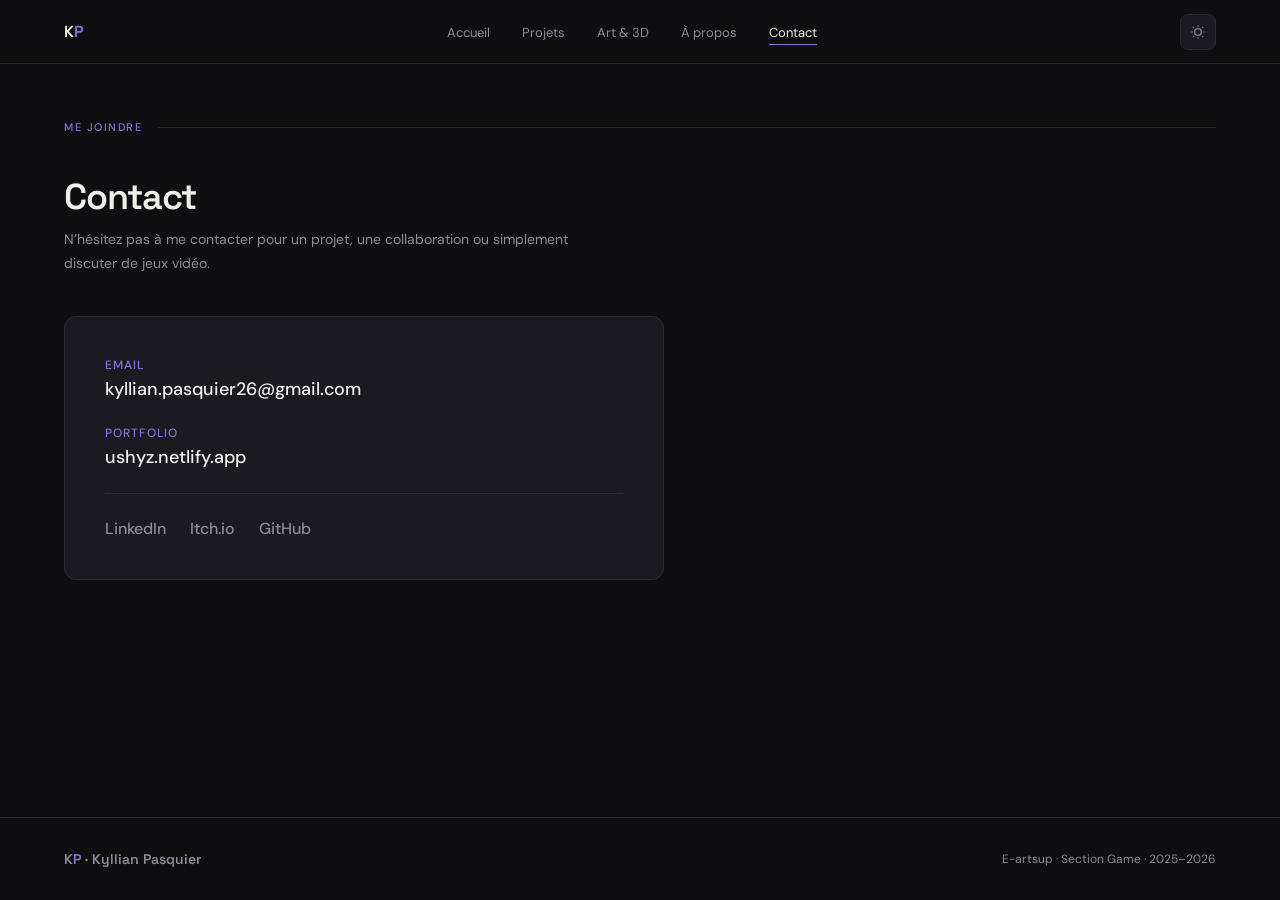
<file: contact.html>
<!DOCTYPE html>
<html lang="fr">
<head>
    <meta charset="UTF-8" data-theme="light">
    <meta name="viewport" content="width=device-width, initial-scale=1.0">
    <title>Ushyz | Contact</title>
    <link rel="stylesheet" href="styles/ushyz.css">
</head>
<body>

    <!-- ===== NAVIGATION ===== -->
    <nav>
        <a href="index.html" class="nav-logo">K<span>P</span></a>
        <ul class="nav-links" id="navLinks">
            <li><a href="index.html">Accueil</a></li>
            <li><a href="projets.html">Projets</a></li>
            <li><a href="art.html">Art &amp; 3D</a></li>
            <li><a href="info.html">À propos</a></li>
            <li><a href="contact.html" class="active">Contact</a></li>
        </ul>
        <div style="display:flex; align-items:center; gap:0.75rem;">
            <button class="hamburger" id="hamburger" aria-label="Menu">
                <span></span><span></span><span></span>
            </button>
            <button class="theme-toggle" id="themeToggle" aria-label="Changer de thème">
                <svg class="icon-sun" width="16" height="16" viewBox="0 0 24 24" fill="none" stroke="currentColor" stroke-width="1.8">
                    <circle cx="12" cy="12" r="5"/><line x1="12" y1="2" x2="12" y2="4"/><line x1="12" y1="20" x2="12" y2="22"/>
                    <line x1="4.22" y1="4.22" x2="5.64" y2="5.64"/><line x1="18.36" y1="18.36" x2="19.78" y2="19.78"/>
                    <line x1="2" y1="12" x2="4" y2="12"/><line x1="20" y1="12" x2="22" y2="12"/>
                    <line x1="4.22" y1="19.78" x2="5.64" y2="18.36"/><line x1="18.36" y1="5.64" x2="19.78" y2="4.22"/>
                </svg>
                <svg class="icon-moon" width="16" height="16" viewBox="0 0 24 24" fill="none" stroke="currentColor" stroke-width="1.8">
                    <path d="M21 12.79A9 9 0 1111.21 3a7 7 0 009.79 9.79z"/>
                </svg>
            </button>
        </div>
    </nav>

    <!-- ===== CONTENU PRINCIPAL ===== -->
    <main>
        <section class="section" style="background:var(--bg); padding-top:120px;">
            <div class="section-header">
                <span class="section-label">Me joindre</span>
                <div class="section-line"></div>
            </div>
            <h1 class="section-title">Contact</h1>
            <p class="section-sub">N’hésitez pas à me contacter pour un projet, une collaboration ou simplement discuter de jeux vidéo.</p>

            <div style="max-width:600px; margin-top:2rem; background:var(--bg2); border:1px solid var(--border); border-radius:12px; padding:2.5rem;">
                <div style="display:flex; flex-direction:column; gap:1.5rem;">
                    <div>
                        <div style="font-size:12px; font-weight:500; text-transform:uppercase; letter-spacing:0.08em; color:var(--accent); margin-bottom:0.25rem;">Email</div>
                        <a href="mailto:kyllian.pasquier26@gmail.com" style="font-size:18px; color:var(--ink); text-decoration:none; font-weight:500; transition:color 0.2s;">
                            kyllian.pasquier26@gmail.com
                        </a>
                    </div>
                    <div>
                        <div style="font-size:12px; font-weight:500; text-transform:uppercase; letter-spacing:0.08em; color:var(--accent); margin-bottom:0.25rem;">Portfolio</div>
                        <a href="https://ushyz.netlify.app" target="_blank" style="font-size:18px; color:var(--ink); text-decoration:none; font-weight:500; transition:color 0.2s;">
                            ushyz.netlify.app
                        </a>
                    </div>
                    <div style="border-top:1px solid var(--border); padding-top:1.5rem; display:flex; gap:1.5rem; flex-wrap:wrap;">
                        <a href="#" style="color:var(--ink2); text-decoration:none; font-weight:500; transition:color 0.2s;">LinkedIn</a>
                        <a href="#" style="color:var(--ink2); text-decoration:none; font-weight:500; transition:color 0.2s;">Itch.io</a>
                        <a href="#" style="color:var(--ink2); text-decoration:none; font-weight:500; transition:color 0.2s;">GitHub</a>
                    </div>
                </div>
            </div>
        </section>
    </main>

    <!-- ===== FOOTER ===== -->
    <footer>
        <div class="footer-logo">K<span>P</span> · Kyllian Pasquier</div>
        <div class="footer-copy">E-artsup · Section Game · 2025–2026</div>
    </footer>

    <script src="js/app.js"></script>
</body>
</html>
</file>
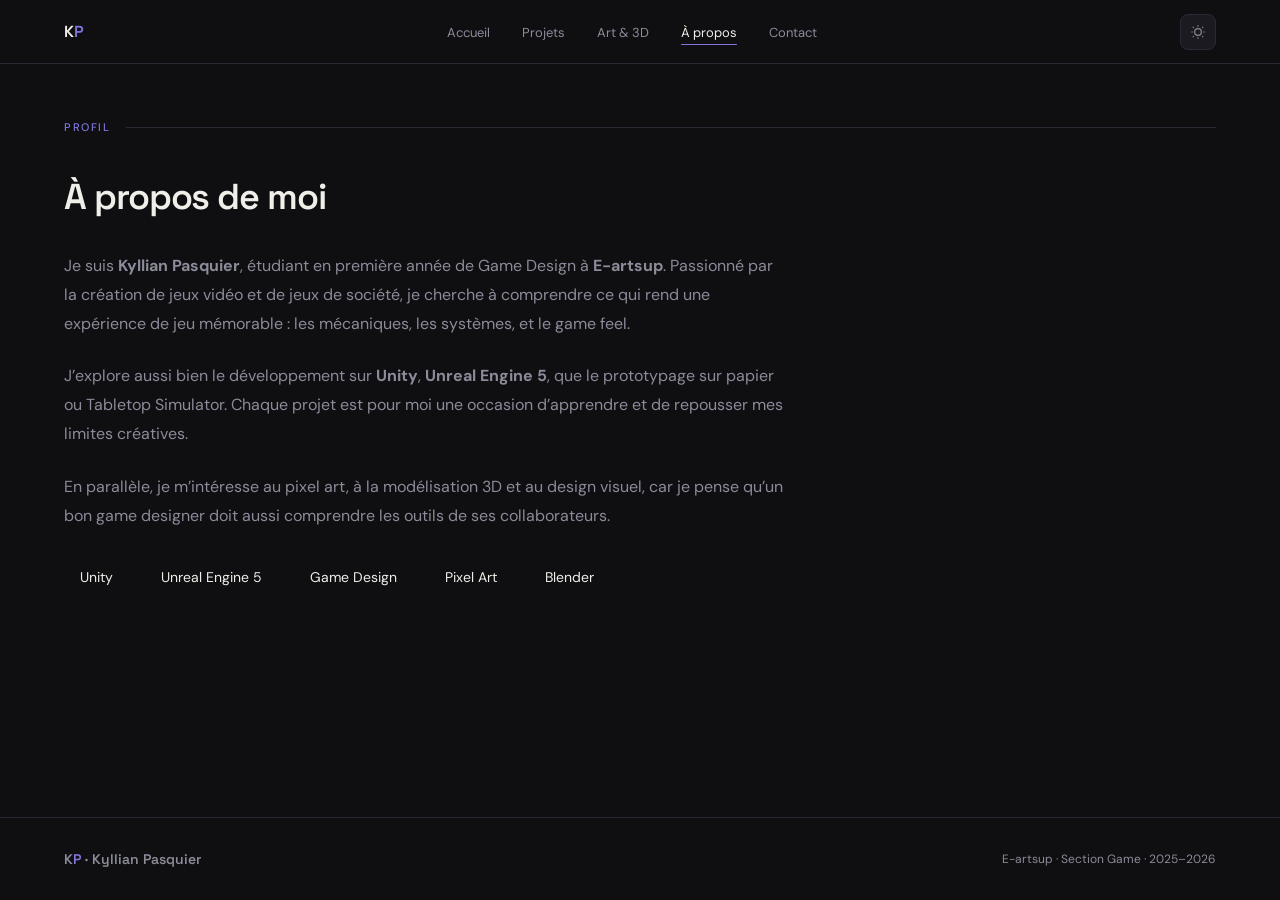
<file: info.html>
<!DOCTYPE html>
<html lang="fr">
<head>
    <meta charset="UTF-8" data-theme="light">
    <meta name="viewport" content="width=device-width, initial-scale=1.0">
    <title>Ushyz | À propos</title>
    <link rel="stylesheet" href="styles/ushyz.css">
</head>
<body>

    <!-- ===== NAVIGATION ===== -->
    <nav>
        <a href="index.html" class="nav-logo">K<span>P</span></a>
        <ul class="nav-links" id="navLinks">
            <li><a href="index.html">Accueil</a></li>
            <li><a href="projets.html">Projets</a></li>
            <li><a href="art.html">Art &amp; 3D</a></li>
            <li><a href="info.html" class="active">À propos</a></li>
            <li><a href="contact.html">Contact</a></li>
        </ul>
        <div style="display:flex; align-items:center; gap:0.75rem;">
            <button class="hamburger" id="hamburger" aria-label="Menu">
                <span></span><span></span><span></span>
            </button>
            <button class="theme-toggle" id="themeToggle" aria-label="Changer de thème">
                <svg class="icon-sun" width="16" height="16" viewBox="0 0 24 24" fill="none" stroke="currentColor" stroke-width="1.8">
                    <circle cx="12" cy="12" r="5"/><line x1="12" y1="2" x2="12" y2="4"/><line x1="12" y1="20" x2="12" y2="22"/>
                    <line x1="4.22" y1="4.22" x2="5.64" y2="5.64"/><line x1="18.36" y1="18.36" x2="19.78" y2="19.78"/>
                    <line x1="2" y1="12" x2="4" y2="12"/><line x1="20" y1="12" x2="22" y2="12"/>
                    <line x1="4.22" y1="19.78" x2="5.64" y2="18.36"/><line x1="18.36" y1="5.64" x2="19.78" y2="4.22"/>
                </svg>
                <svg class="icon-moon" width="16" height="16" viewBox="0 0 24 24" fill="none" stroke="currentColor" stroke-width="1.8">
                    <path d="M21 12.79A9 9 0 1111.21 3a7 7 0 009.79 9.79z"/>
                </svg>
            </button>
        </div>
    </nav>

    <!-- ===== CONTENU PRINCIPAL ===== -->
    <main>
        <section class="section" style="background:var(--bg); padding-top:120px;">
            <div class="section-header">
                <span class="section-label">Profil</span>
                <div class="section-line"></div>
            </div>
            <h1 class="section-title">À propos de moi</h1>
            <div style="max-width:720px; margin-top:2rem;">
                <p style="font-size:16px; line-height:1.8; color:var(--ink2); margin-bottom:1.5rem;">
                    Je suis <strong>Kyllian Pasquier</strong>, étudiant en première année de Game Design à <strong>E-artsup</strong>.
                    Passionné par la création de jeux vidéo et de jeux de société, je cherche à comprendre ce qui rend une expérience de jeu mémorable : les mécaniques, les systèmes, et le game feel.
                </p>
                <p style="font-size:16px; line-height:1.8; color:var(--ink2); margin-bottom:1.5rem;">
                    J’explore aussi bien le développement sur <strong>Unity</strong>, <strong>Unreal Engine 5</strong>, que le prototypage sur papier ou Tabletop Simulator. Chaque projet est pour moi une occasion d’apprendre et de repousser mes limites créatives.
                </p>
                <p style="font-size:16px; line-height:1.8; color:var(--ink2); margin-bottom:2rem;">
                    En parallèle, je m’intéresse au pixel art, à la modélisation 3D et au design visuel, car je pense qu’un bon game designer doit aussi comprendre les outils de ses collaborateurs.
                </p>
                <div style="display:flex; gap:1rem; flex-wrap:wrap;">
                    <span class="tag" style="font-size:14px; padding:6px 16px;">Unity</span>
                    <span class="tag" style="font-size:14px; padding:6px 16px;">Unreal Engine 5</span>
                    <span class="tag" style="font-size:14px; padding:6px 16px;">Game Design</span>
                    <span class="tag" style="font-size:14px; padding:6px 16px;">Pixel Art</span>
                    <span class="tag" style="font-size:14px; padding:6px 16px;">Blender</span>
                </div>
            </div>
        </section>
    </main>

    <!-- ===== FOOTER ===== -->
    <footer>
        <div class="footer-logo">K<span>P</span> · Kyllian Pasquier</div>
        <div class="footer-copy">E-artsup · Section Game · 2025–2026</div>
    </footer>

    <script src="js/app.js"></script>
</body>
</html>
</file>
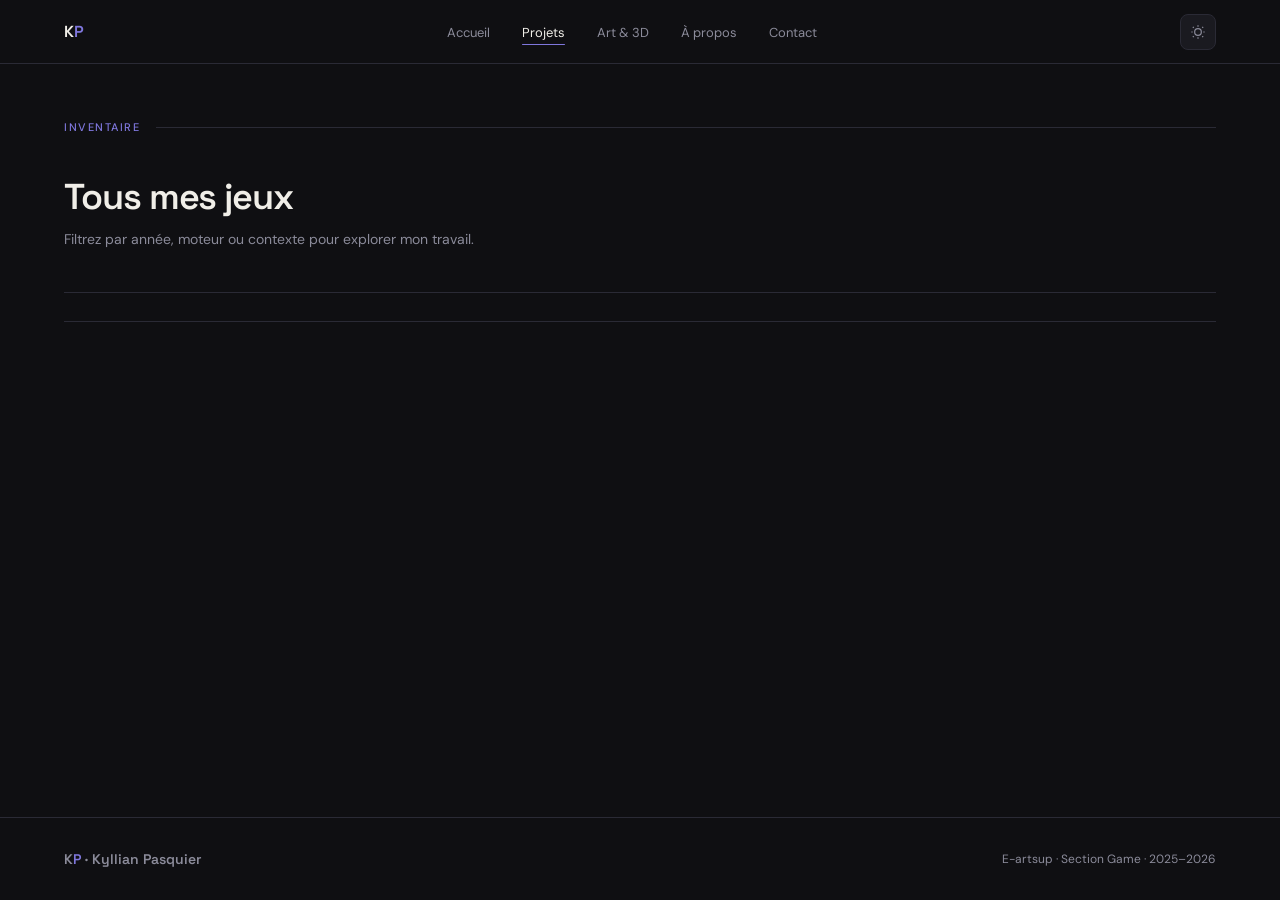
<file: projects.html>
<!DOCTYPE html>
<html lang="fr">
<head>
    <meta charset="UTF-8" data-theme="light">
    <meta name="viewport" content="width=device-width, initial-scale=1.0">
    <title>Ushyz | Tous mes jeux</title>
    <link rel="stylesheet" href="styles/ushyz.css">
</head>
<body>

    <!-- ===== NAVIGATION ===== -->
    <nav>
        <a href="index.html" class="nav-logo">K<span>P</span></a>
        <ul class="nav-links" id="navLinks">
            <li><a href="index.html">Accueil</a></li>
            <li><a href="projects.html" class="active">Projets</a></li>
            <li><a href="art.html">Art &amp; 3D</a></li>
            <li><a href="info.html">À propos</a></li>
            <li><a href="contact.html">Contact</a></li>
        </ul>
        <div style="display:flex; align-items:center; gap:0.75rem;">
            <button class="hamburger" id="hamburger" aria-label="Menu">
                <span></span><span></span><span></span>
            </button>
            <button class="theme-toggle" id="themeToggle" aria-label="Changer de thème">
                <svg class="icon-sun" width="16" height="16" viewBox="0 0 24 24" fill="none" stroke="currentColor" stroke-width="1.8">
                    <circle cx="12" cy="12" r="5"/><line x1="12" y1="2" x2="12" y2="4"/><line x1="12" y1="20" x2="12" y2="22"/>
                    <line x1="4.22" y1="4.22" x2="5.64" y2="5.64"/><line x1="18.36" y1="18.36" x2="19.78" y2="19.78"/>
                    <line x1="2" y1="12" x2="4" y2="12"/><line x1="20" y1="12" x2="22" y2="12"/>
                    <line x1="4.22" y1="19.78" x2="5.64" y2="18.36"/><line x1="18.36" y1="5.64" x2="19.78" y2="4.22"/>
                </svg>
                <svg class="icon-moon" width="16" height="16" viewBox="0 0 24 24" fill="none" stroke="currentColor" stroke-width="1.8">
                    <path d="M21 12.79A9 9 0 1111.21 3a7 7 0 009.79 9.79z"/>
                </svg>
            </button>
        </div>
    </nav>

    <!-- ===== CONTENU PRINCIPAL ===== -->
    <main>
        <section class="section" style="background:var(--bg); padding-top:120px;">
            <div class="section-header">
                <span class="section-label">Inventaire</span>
                <div class="section-line"></div>
            </div>
            <h1 class="section-title">Tous mes jeux</h1>
            <p class="section-sub">Filtrez par année, moteur ou contexte pour explorer mon travail.</p>

            <!-- FILTRES (générés par JS) -->
            <div class="filtres" id="filtres-jeux"></div>

            <!-- GRILLE (remplie par JS) -->
            <div class="perso-grid" id="grid-tous-les-jeux"></div>
        </section>
    </main>

    <!-- ===== FOOTER ===== -->
    <footer>
        <div class="footer-logo">K<span>P</span> · Kyllian Pasquier</div>
        <div class="footer-copy">E-artsup · Section Game · 2025–2026</div>
    </footer>

    <script src="js/app.js"></script>
</body>
</html>
</file>
<file: styles/ushyz.css>
@import url('https://fonts.googleapis.com/css2?family=DM+Sans:wght@300;400;500&family=Space+Grotesk:wght@400;500;600&family=DM+Mono:wght@400;500&display=swap');

:root {
  --accent: #7F77DD;
  --accent-light: #C8B8F4;
  --accent-dim: rgba(127,119,221,0.10);
  --ease: 0.35s cubic-bezier(.4,0,.2,1);
  --accord-ease: 0.55s cubic-bezier(.4,0,.2,1);
}
[data-theme="dark"] {
  --bg: #0F0F12; --bg2: #1A1A20; --bg3: #22222A;
  --ink: #F0EEE8; --ink2: #8B8B9A; --ink3: #3A3A48;
  --border: #2A2A35; --shadow: 0 4px 32px rgba(0,0,0,0.5);
}
[data-theme="light"] {
  --bg: #FAFAF8; --bg2: #F2F1EE; --bg3: #E8E7E2;
  --ink: #0F0F12; --ink2: #5A5A6A; --ink3: #CACAC8;
  --border: #E2E2E8; --shadow: 0 4px 32px rgba(0,0,0,0.07);
}
*, *::before, *::after { box-sizing: border-box; margin: 0; padding: 0; }
html { scroll-behavior: smooth; }
body {
  font-family: 'DM Sans', sans-serif;
  background: var(--bg); color: var(--ink);
  transition: background var(--ease), color var(--ease);
  overflow-x: hidden;
}
a { color: inherit; text-decoration: none; }

/* -- STICKY FOOTER -- */
html, body {
    height: 100%;
    margin: 0;
}

body {
    display: flex;
    flex-direction: column;
    min-height: 100vh; /* 100% de la hauteur de l'écran */
}

main {
    flex: 1; /* Pousse le footer vers le bas si le contenu est court */
}

footer {
    margin-top: auto; /* Assure que le footer reste en bas */
}

/* -- NAV -- */
nav {
  position: fixed; top: 0; left: 0; right: 0; z-index: 100;
  display: flex; align-items: center; justify-content: space-between;
  padding: 0 clamp(1.5rem,5vw,4rem); height: 64px;
  background: var(--bg); border-bottom: 1px solid var(--border);
  transition: background var(--ease), border-color var(--ease);
}
.nav-logo { font-family:'Space Grotesk',sans-serif; font-size:16px; font-weight:600; letter-spacing:-0.03em; }
.nav-logo span { color: var(--accent); }
.nav-links { display:flex; align-items:center; gap:2rem; list-style:none; }
.nav-links a { font-size:13px; color:var(--ink2); transition:color 0.2s; }
.nav-links a:hover, .nav-links a.active { color:var(--ink); }
.nav-links a.active { position:relative; }
.nav-links a.active::after { content:''; position:absolute; bottom:-4px; left:0; right:0; height:1.5px; background:var(--accent); border-radius:1px; }

/* Hamburger */
.hamburger {
  display: none;
  flex-direction: column;
  gap: 4px;
  background: transparent;
  border: none;
  cursor: pointer;
  padding: 4px;
}
.hamburger span {
  display: block;
  width: 22px;
  height: 2px;
  background: var(--ink2);
  border-radius: 2px;
  transition: all 0.3s;
}
.hamburger:hover span { background: var(--ink); }
.hamburger.open span:nth-child(1) { transform: rotate(45deg) translate(4px, 4px); }
.hamburger.open span:nth-child(2) { opacity: 0; }
.hamburger.open span:nth-child(3) { transform: rotate(-45deg) translate(4px, -4px); }

.theme-toggle {
  width:36px; height:36px; border-radius:8px;
  border:1px solid var(--border); background:var(--bg2);
  cursor:pointer; display:flex; align-items:center; justify-content:center;
  transition:background var(--ease); color:var(--ink2);
}
.theme-toggle:hover { background:var(--bg3); color:var(--ink); }
[data-theme="dark"]  .icon-sun  { display:block; }
[data-theme="dark"]  .icon-moon { display:none; }
[data-theme="light"] .icon-sun  { display:none; }
[data-theme="light"] .icon-moon { display:block; }

/* -- HERO -- */
.hero {
  min-height:100vh; padding:0 clamp(1.5rem,5vw,4rem);
  display:flex; align-items:center; position:relative; overflow:hidden;
}
.hero::after {
  content: '';
  position: absolute;
  bottom: 0;
  left: 0;
  width: 100%;
  height: 20vh;
  background: linear-gradient(to bottom, transparent, var(--bg));
  pointer-events: none;
  z-index: 1;
}
.hero-bg { position:absolute; inset:0; pointer-events:none; }
#shader-bg {
  position: absolute;
  top: 0;
  left: 0;
  width: 100%;
  height: 100%;
  display: block;
  opacity: 0.85;
  pointer-events: none;
}
.hero-content { position:relative; z-index:2; padding-top:64px; max-width:680px; }
.hero-tag {
  display:inline-flex; align-items:center; gap:8px;
  font-size:11px; font-weight:500; letter-spacing:0.14em; text-transform:uppercase;
  color:var(--accent); margin-bottom:1.5rem;
  animation:fadeUp 0.6s 0.1s ease both;
}
.hero-tag::before { content:''; display:block; width:24px; height:1.5px; background:var(--accent); }
.hero-title {
  font-family:'Space Grotesk',sans-serif;
  font-size:clamp(48px,8vw,92px); font-weight:600;
  line-height:1.0; letter-spacing:-0.04em; color:var(--ink);
  margin-bottom:1.5rem; animation:fadeUp 0.6s 0.22s ease both;
}
.hero-title .accent { color:var(--accent); }
.hero-desc {
  font-size:clamp(14px,1.5vw,16px); color:var(--ink2);
  line-height:1.75; max-width:480px; margin-bottom:3rem;
  animation:fadeUp 0.6s 0.34s ease both;
}
.hero-actions { display:flex; gap:1rem; flex-wrap:wrap; animation:fadeUp 0.6s 0.46s ease both; }

/* -- BOUTONS -- */
.btn-primary {
  display:inline-flex; align-items:center; gap:8px;
  padding:12px 24px; background:var(--accent); color:#fff;
  font-size:13px; font-weight:500; border-radius:6px;
  transition:opacity 0.2s, transform 0.2s;
}
.btn-primary:hover { opacity:0.88; transform:translateY(-1px); }
.btn-ghost {
  display:inline-flex; align-items:center; gap:8px;
  padding:12px 24px; background:transparent; color:var(--ink2);
  font-size:13px; font-weight:500; border-radius:6px;
  border:1px solid var(--border); transition:color 0.2s, border-color 0.2s, transform 0.2s;
}
.btn-ghost:hover { color:var(--ink); border-color:var(--ink2); transform:translateY(-1px); }
.scroll-hint {
  position:absolute; bottom:2rem; left:clamp(1.5rem,5vw,4rem);
  display:flex; align-items:center; gap:8px;
  font-size:11px; color:var(--ink3); letter-spacing:0.08em; text-transform:uppercase;
  animation:bob 2.2s ease-in-out infinite;
  z-index: 3;
}
@keyframes bob { 0%,100%{transform:translateY(0)} 50%{transform:translateY(6px)} }
@keyframes fadeUp { from{opacity:0;transform:translateY(20px)} to{opacity:1;transform:translateY(0)} }

/* -- SECTION COMMUNE -- */
.section { padding:clamp(4rem,8vw,7rem) clamp(1.5rem,5vw,4rem); position: relative; z-index: 5; background: var(--bg); }
.section-header { display:flex; align-items:center; gap:1rem; margin-bottom:2.5rem; }
.section-label { font-size:11px; font-weight:500; letter-spacing:0.14em; text-transform:uppercase; color:var(--accent); white-space:nowrap; }
.section-line { flex:1; height:1px; background:var(--border); }
.section-title { font-family:'Space Grotesk',sans-serif; font-size:clamp(24px,3vw,36px); font-weight:600; letter-spacing:-0.03em; color:var(--ink); margin-bottom:0.5rem; }
.section-sub { font-size:14px; color:var(--ink2); line-height:1.7; max-width:520px; margin-bottom:2.5rem; }

/* -- ACCORDÉON HORIZONTAL -- */
.accordion {
  display:flex; height:500px;
  border-radius:14px; overflow:hidden;
  border:1px solid var(--border);
}
/* Panneau replié : on lui donne assez de largeur pour le texte */
.accord-panel {
  position: relative;
  overflow: hidden;
  cursor: pointer;
  transition: flex var(--accord-ease);
  flex: 1;
  min-width: 170px;
  border-right: 1px solid var(--border);
}
.accord-panel:last-child { border-right:none; }
.accord-panel.active { flex:5; cursor:default; }

/* --- Couleurs pour chaque projet (mode sombre par défaut) --- */
.accord-panel[data-id="apocalead"] { --ph:#1E1A2E; --pa:#C8B8F4; }
.accord-panel[data-id="portalgravity"] { --ph:#1A2020; --pa:#5DCAA5; }
.accord-panel[data-id="froglydash"] { --ph:#1E1C14; --pa:#F0C97B; }

/* --- Couleurs pour le mode clair (on éclaircit les fonds et on fonce les textes) --- */
[data-theme="light"] .accord-panel[data-id="apocalead"] { --ph:#F0EDF9; --pa:#4A3B8A; }
[data-theme="light"] .accord-panel[data-id="portalgravity"] { --ph:#EDF5F2; --pa:#1A6B5A; }
[data-theme="light"] .accord-panel[data-id="froglydash"] { --ph:#F6F2E8; --pa:#8A6F2B; }

.accord-bg { position:absolute; inset:0; background:var(--ph); transition:background var(--ease); }
.accord-deco { position:absolute; inset:0; pointer-events:none; opacity:0; transition:opacity 0.4s 0.2s; }
.accord-panel.active .accord-deco { opacity:1; }

.accord-num {
  position:absolute; top:1.25rem; left:1.25rem; z-index:2;
  font-family:'Space Grotesk',sans-serif; font-size:11px; font-weight:500;
  letter-spacing:0.1em; color:var(--pa);
  background:rgba(0,0,0,0.15); padding:3px 8px; border-radius:4px;
}
[data-theme="light"] .accord-num { background:rgba(255,255,255,0.5); }

.accord-label-v {
  position: absolute;
  top: 88%;           /* 👈 Centrage vertical parfait */
  left: 50%;
  z-index: 2;
  transform: translate(-50%, -50%) rotate(-90deg);
  white-space: nowrap;
  font-family: 'Space Grotesk', sans-serif;
  font-size: 10px;
  font-weight: 600;
  letter-spacing: 0.06em;
  color: var(--ink2);
  transition: opacity 0.4s, color 0.2s;
  pointer-events: none;
  
  /* On s'assure que le texte ne soit pas coupé */
  overflow: visible;
  text-overflow: clip;
  line-height: 1.2;
  padding: 0 6px;
}
.accord-panel.active .accord-label-v { opacity:0; }
.accord-panel:not(.active) .accord-label-v {
  font-size: 14px;
  letter-spacing: 0.02em;
}
.accord-panel:not(.active):hover .accord-label-v { color:var(--ink); }

.accord-content {
  position:absolute; inset:0; z-index:2;
  padding:4rem 2.5rem 2rem;
  display:flex; flex-direction:column; justify-content:flex-end;
  opacity:0; transform:translateY(12px);
  transition:opacity 0.3s, transform 0.3s;
  pointer-events:none;
}
.accord-panel.active .accord-content { opacity:1; transform:translateY(0); transition-delay:0.18s; pointer-events:auto; }

.accord-type {
  font-size:11px; font-weight:500; letter-spacing:0.12em; text-transform:uppercase;
  color:var(--pa); margin-bottom:0.5rem;
}
.accord-title { font-family:'Space Grotesk',sans-serif; font-size:clamp(20px,2.5vw,30px); font-weight:600; letter-spacing:-0.03em; color:var(--ink); margin-bottom:0.75rem; }
.accord-desc { font-size:13px; color:var(--ink2); line-height:1.7; max-width:460px; margin-bottom:1.25rem; }
.accord-tags { display:flex; flex-wrap:wrap; gap:6px; margin-bottom:1.5rem; }
.accord-tag {
  font-size:11px; font-weight:500; padding:4px 10px; border-radius:4px;
  background:rgba(0,0,0,0.2); color:var(--pa);
  border:1px solid rgba(255,255,255,0.06);
}
[data-theme="light"] .accord-tag {
  background:rgba(255,255,255,0.6); border-color:rgba(0,0,0,0.08);
  color:var(--pa); /* utilise la couleur d'accent du projet, même en mode clair */
}

.accord-panel:not(.active)::after {
  content:''; position:absolute; inset:0;
  background:rgba(127,119,221,0.04); opacity:0; transition:opacity 0.2s;
}
.accord-panel:not(.active):hover::after { opacity:1; }

.accord-actions { display:flex; gap:0.75rem; flex-wrap:wrap; }
.btn-accord {
  display:inline-flex; align-items:center; gap:7px;
  padding:10px 20px; border-radius:6px;
  font-size:13px; font-weight:500;
  background:var(--pa); color:#0F0F12;
  transition:opacity 0.2s, transform 0.2s;
}
.btn-accord:hover { opacity:0.85; transform:translateY(-1px); }

/* -- CARTES PROJETS (avec images de fond) -- */
.perso-grid {
  display: grid;
  grid-template-columns: repeat(3, 1fr); /* 👈 FORCE 3 COLONNES ÉGALES */
  gap: 2rem; /* Un peu plus d'espace entre les cartes pour un rendu aéré */
}

/* Tablette : 2 colonnes */
@media (max-width: 992px) {
  .perso-grid {
    grid-template-columns: repeat(2, 1fr);
    gap: 1.5rem;
  }
}

/* Mobile : 1 colonne (reste comme avant) */
@media (max-width: 600px) {
  .perso-grid {
    grid-template-columns: 1fr;
    gap: 1rem;
  }
}

.perso-card {
  /* 📏 Taille & disposition */
  min-height: 280px; /* + grand qu'avant */
  padding: 2rem;
  border-radius: 12px;
  border: 1px solid var(--border);
  
  /* 🖼️ Image de fond */
  background-size: cover;
  background-position: center;
  background-color: var(--bg2); /* Fallback si l'image charge mal */
  
  /* 🧱 Layout en colonne, texte en bas */
  display: flex;
  flex-direction: column;
  justify-content: flex-end;
  gap: 0.5rem;
  
  /* 🎯 Position relative pour le calque */
  position: relative;
  overflow: hidden;
  
  /* ✨ Transitions */
  transition: transform 0.3s ease, border-color 0.3s ease;
  cursor: pointer;
  text-decoration: none;
}

/* 🎭 Calque sombre (ou clair) au-dessus de l'image pour que le texte soit lisible */
.perso-card::before {
  content: '';
  position: absolute;
  inset: 0;
  z-index: 1;
  background: linear-gradient(
    to bottom,
    rgba(15, 15, 18, 0.1) 0%,   /* En haut : presque transparent */
    rgba(15, 15, 18, 0.4) 40%,  /* Milieu : légèrement sombre */
    rgba(15, 15, 18, 0.85) 100% /* En bas : bien sombre pour le texte */
  );
  transition: opacity 0.3s ease;
  pointer-events: none;
}

/* Mode clair : on adapte le dégradé (plus clair, avec des reflets blancs) */
[data-theme="light"] .perso-card::before {
  background: linear-gradient(
    to bottom,
    rgba(250, 250, 248, 0.15) 0%,
    rgba(250, 250, 248, 0.5) 40%,
    rgba(250, 250, 248, 0.9) 100%
  );
}

/* On place tous les éléments textes au-dessus du calque */
.perso-card > * {
  position: relative;
  z-index: 2;
}

/* Effet au survol : la carte s'élève légèrement et l'image zoome */
.perso-card:hover {
  transform: translateY(-6px);
  border-color: var(--accent-light);
}

.perso-card:hover::before {
  opacity: 0.85; /* Légèrement plus opaque pour renforcer la lisibilité au survol */
}

/* Optionnel : zoom subtil sur l'image de fond au survol */
.perso-card {
  background-size: cover;
  background-position: center;
  transition: transform 0.3s ease, border-color 0.3s ease, background-size 0.5s ease;
}
.perso-card:hover {
  background-size: 110%; /* Petit zoom sympa */
}

/* -- ÉLÉMENTS TEXTE DANS LA CARTE -- */
.perso-card-header {
  display: flex;
  justify-content: space-between;
  align-items: flex-start;
}

.perso-card-title {
  font-family: 'Space Grotesk', sans-serif;
  font-size: 20px; /* Plus grand */
  font-weight: 600;
  letter-spacing: -0.02em;
  color: #FFFFFF; /* On force le blanc pour bien ressortir sur l'image sombre */
  text-shadow: 0 2px 8px rgba(0, 0, 0, 0.5); /* Ombre pour améliorer la lisibilité */
}

/* En mode clair, le texte reprend la couleur classique (mais avec une ombre légère) */
[data-theme="light"] .perso-card-title {
  color: var(--ink);
  text-shadow: 0 2px 8px rgba(255, 255, 255, 0.3);
}

.perso-card-year {
  font-size: 11px;
  font-weight: 500;
  padding: 3px 10px;
  border-radius: 20px;
  background: rgba(0, 0, 0, 0.4);
  backdrop-filter: blur(4px);
  color: #FFFFFF;
  border: 1px solid rgba(255, 255, 255, 0.15);
}

[data-theme="light"] .perso-card-year {
  background: rgba(255, 255, 255, 0.6);
  color: var(--ink);
  border-color: rgba(0, 0, 0, 0.08);
}

.perso-card-desc {
  font-size: 14px;
  color: rgba(255, 255, 255, 0.85);
  line-height: 1.5;
  margin: 0.25rem 0 0.5rem 0;
  text-shadow: 0 1px 6px rgba(0, 0, 0, 0.6);
  /* On limite la hauteur pour éviter de cacher l'image */
  display: -webkit-box;
  -webkit-line-clamp: 2;
  -webkit-box-orient: vertical;
  overflow: hidden;
}

[data-theme="light"] .perso-card-desc {
  color: var(--ink2);
  text-shadow: 0 1px 4px rgba(255, 255, 255, 0.4);
}

.perso-tags {
  display: flex;
  flex-wrap: wrap;
  gap: 6px;
  margin-top: 0.25rem;
}

.perso-tag {
  font-size: 11px;
  font-weight: 500;
  padding: 4px 12px;
  border-radius: 20px;
  background: rgba(127, 119, 221, 0.25);
  backdrop-filter: blur(4px);
  color: #FFFFFF;
  border: 1px solid rgba(255, 255, 255, 0.1);
}

[data-theme="light"] .perso-tag {
  background: rgba(127, 119, 221, 0.15);
  color: #3C3489;
  border-color: rgba(0, 0, 0, 0.06);
}

/* -- FILTRES -- */
.filtres {
  display: flex;
  flex-wrap: wrap;
  gap: 1rem 1.5rem;
  margin-bottom: 2rem;
  padding: 1rem 0;
  border-bottom: 1px solid var(--border);
}
.filtre-groupe {
  display: flex;
  flex-wrap: wrap;
  align-items: center;
  gap: 0.5rem;
}
.filtre-label {
  font-size: 11px;
  font-weight: 500;
  text-transform: uppercase;
  color: var(--ink2);
  letter-spacing: 0.08em;
  margin-right: 0.25rem;
}
.filtre-btn {
  background: transparent;
  border: 1px solid var(--border);
  color: var(--ink2);
  padding: 4px 12px;
  border-radius: 20px;
  font-size: 12px;
  cursor: pointer;
  transition: all 0.2s;
  font-family: 'DM Sans', sans-serif;
}
.filtre-btn:hover {
  border-color: var(--accent);
  color: var(--ink);
}
.filtre-btn.active {
  background: var(--accent);
  color: #fff;
  border-color: var(--accent);
}

/* -- ART GRID & LIGHTBOX -- */
.art-grid {
  display: grid;
  grid-template-columns: repeat(auto-fill, minmax(200px, 1fr));
  gap: 1.5rem;
}
.art-card {
  position: relative;
  aspect-ratio: 1/1;
  border-radius: 10px;
  overflow: hidden;
  cursor: pointer;
  background: var(--bg2);
  border: 1px solid var(--border);
  transition: transform 0.3s;
}
.art-card:hover { transform: scale(1.02); }
.art-card img {
  width: 100%;
  height: 100%;
  object-fit: cover;
}
.art-card-overlay {
  position: absolute;
  bottom: 0;
  left: 0;
  right: 0;
  padding: 0.75rem;
  background: linear-gradient(to top, rgba(0,0,0,0.7), transparent);
  color: #fff;
  display: flex;
  justify-content: space-between;
  align-items: center;
}
.art-card-title { font-weight: 500; font-size: 13px; }
.art-card-year { font-size: 11px; opacity: 0.7; }

.lightbox {
  position: fixed;
  inset: 0;
  background: rgba(0,0,0,0.85);
  display: flex;
  align-items: center;
  justify-content: center;
  z-index: 999;
  padding: 2rem;
  animation: fadeIn 0.3s ease;
}
.lightbox-content {
  background: var(--bg);
  border-radius: 12px;
  max-width: 700px;
  max-height: 90vh;
  overflow: auto;
  padding: 2rem;
  position: relative;
  text-align: center;
}
.lightbox-content img {
  max-width: 100%;
  border-radius: 8px;
  margin-bottom: 1rem;
}
.lightbox-content h3 {
  font-family: 'Space Grotesk', sans-serif;
  font-size: 20px;
  margin-bottom: 0.5rem;
}
.lightbox-content p {
  color: var(--ink2);
  font-size: 14px;
}
.lightbox-close {
  position: absolute;
  top: 0.5rem;
  right: 0.8rem;
  background: none;
  border: none;
  font-size: 24px;
  color: var(--ink2);
  cursor: pointer;
}
@keyframes fadeIn {
  from { opacity: 0; transform: scale(0.98); }
  to { opacity: 1; transform: scale(1); }
}

/* -- BOTTOM HUB -- */
.bottom-hub { padding:clamp(4rem,8vw,7rem) clamp(1.5rem,5vw,4rem); background:var(--bg2); border-top:1px solid var(--border); }
.bottom-grid { display:grid; grid-template-columns:1fr 1fr; gap:1.5rem; }
.bottom-card {
  background:var(--bg); border:1px solid var(--border);
  border-radius:12px; padding:2rem;
  display:flex; flex-direction:column; gap:1rem;
  transition:border-color 0.25s, transform 0.25s;
  position:relative; overflow:hidden;
}
.bottom-card:hover { border-color:var(--accent-light); transform:translateY(-3px); }
.bottom-card-label { font-size:11px; font-weight:500; letter-spacing:0.12em; text-transform:uppercase; color:var(--accent); }
.bottom-card-title { font-family:'Space Grotesk',sans-serif; font-size:22px; font-weight:600; letter-spacing:-0.02em; color:var(--ink); }
.bottom-card-desc { font-size:13px; color:var(--ink2); line-height:1.65; flex:1; }
.bottom-card-link {
  display:inline-flex; align-items:center; gap:6px;
  font-size:13px; font-weight:500; color:var(--accent);
  transition:gap 0.2s;
}
.bottom-card:hover .bottom-card-link { gap:10px; }

/* -- FOOTER -- */
footer {
  padding:2rem clamp(1.5rem,5vw,4rem);
  border-top:1px solid var(--border);
  display:flex; justify-content:space-between; align-items:center; flex-wrap:wrap; gap:1rem;
}
.footer-logo { font-family:'Space Grotesk',sans-serif; font-size:14px; font-weight:600; color:var(--ink2); }
.footer-logo span { color:var(--accent); }
.footer-copy { font-size:12px; color:var(--ink2); }

/* -- FADE UP -- */
.fade-up { opacity:0; transform:translateY(24px); transition:opacity 0.6s ease, transform 0.6s ease; }
.fade-up.visible { opacity:1; transform:translateY(0); }
.fade-up:nth-child(2){transition-delay:0.1s}
.fade-up:nth-child(3){transition-delay:0.2s}
.fade-up:nth-child(4){transition-delay:0.3s}

/* -- RESPONSIVE -- */
@media(max-width:768px){
  .nav-links {
    display: none;
    position: absolute;
    top: 64px;
    left: 0;
    right: 0;
    background: var(--bg);
    flex-direction: column;
    padding: 1.5rem;
    gap: 1rem;
    border-bottom: 1px solid var(--border);
    box-shadow: var(--shadow);
  }
  .nav-links.open { display: flex; }
  .hamburger { display: flex; }

  .accordion{flex-direction:column;height:auto;}
  .accord-panel{flex:none!important;height:60px;min-width:unset;border-right:none;border-bottom:1px solid var(--border);}
  .accord-panel:last-child{border-bottom:none;}
  .accord-panel.active{height:380px;}
  .accord-label-v{transform:translate(-50%,-50%);bottom:unset;top:50%;}
  .bottom-grid{grid-template-columns:1fr;}
}

/* ============================================================
   PAGE PROJETS : RECHERCHE & ILLUMINATION
   ============================================================ */

/* Conteneur principal (recherche + filtres) */
.search-filter-wrapper {
    background: var(--bg2);
    border: 1px solid var(--border);
    border-radius: 14px;
    padding: 0.75rem 1rem 0rem 1rem; /* Ajustement du padding pour un look plus compact */
    margin-bottom: 2rem;
    max-width: 1500px;           /*Largeur Barre de Recherche*/
    width: 100%;                /*Responsive sur Mobile*/
    transition: border-color 0.3s ease;
}

/* Barre de recherche */
.search-bar-container {
    margin-bottom: 0.5rem;
}

.search-bar {
    width: 100%;
    padding: 8px 14px;
    background: var(--bg);
    border: 1px solid var(--border);
    border-radius: 10px;
    color: var(--ink);
    font-family: 'DM Sans', sans-serif;
    font-size: 13px;
    transition: border-color 0.3s ease, box-shadow 0.3s ease;
}

.search-bar:focus {
    outline: none;
    border-color: var(--accent);
    box-shadow: 0 0 0 3px rgba(127, 119, 221, 0.12);
}

.search-bar::placeholder {
    color: var(--ink3);
}

/* Filtres - intégrés dans le même bloc */
.filtres {
    display: flex;
    flex-wrap: wrap;
    align-items: center;
    gap: 0.5rem 1rem;
    padding-top: 0.75rem;
    border-top: 1px solid var(--border);
}

.filtre-groupe {
    display: flex;
    flex-wrap: wrap;
    align-items: center;
    gap: 0.4rem;
}

.filtre-label {
    font-size: 11px;
    font-weight: 600;
    text-transform: uppercase;
    color: var(--ink3);
    letter-spacing: 0.06em;
    margin-right: 0.2rem;
}

.filtre-btn {
    background: transparent;
    border: 1px solid var(--border);
    color: var(--ink2);
    padding: 4px 14px;
    border-radius: 30px;
    font-size: 12px;
    font-weight: 500;
    cursor: pointer;
    transition: all 0.2s ease;
    font-family: 'DM Sans', sans-serif;
    white-space: nowrap;
}

.filtre-btn:hover {
    background: var(--accent-dim);
    border-color: var(--accent);
    color: var(--accent-light);
    transform: translateY(-1px);
}

.filtre-btn.active {
    background: var(--accent);
    color: #fff;
    border-color: var(--accent);
    box-shadow: 0 2px 10px rgba(127, 119, 221, 0.3);
}

/* Compteur dynamique */
#project-counter {
    font-weight: 600;
    color: var(--accent);
    font-size: 1.1em;
}

/* Effet d'illumination au survol des cartes */
.perso-card {
    transition: transform 0.3s ease, border-color 0.3s ease, box-shadow 0.4s ease;
}

.perso-card:hover {
    transform: translateY(-6px);
    border-color: var(--accent-light);
    box-shadow: 0 8px 30px rgba(127, 119, 221, 0.25);
}

/* Version mode clair : ajustement des couleurs */
[data-theme="light"] .search-filter-wrapper {
    background: #ffffff;
}

[data-theme="light"] .search-bar {
    background: var(--bg2);
}

[data-theme="light"] .filtre-btn {
    background: #f0f0f0;
}

[data-theme="light"] .filtre-btn.active {
    background: var(--accent);
    color: #fff;
}

[data-theme="light"] .perso-card:hover {
    box-shadow: 0 8px 30px rgba(127, 119, 221, 0.15);
}

/* Effet d'illumination au survol des cartes (GLOW) */
.perso-card {
    transition: transform 0.3s ease, border-color 0.3s ease, box-shadow 0.4s ease;
}

.perso-card:hover {
    transform: translateY(-6px);
    border-color: var(--accent-light);
    box-shadow: 0 8px 30px rgba(127, 119, 221, 0.25); /* Halo violet subtil */
}

/* Version mode clair : halo plus discret mais présent */
[data-theme="light"] .perso-card:hover {
    box-shadow: 0 8px 30px rgba(127, 119, 221, 0.15);
}

/* Compteur dynamique */
#project-counter {
    font-weight: 600;
    color: var(--accent);
    font-size: 1.1em;
}
</file>
